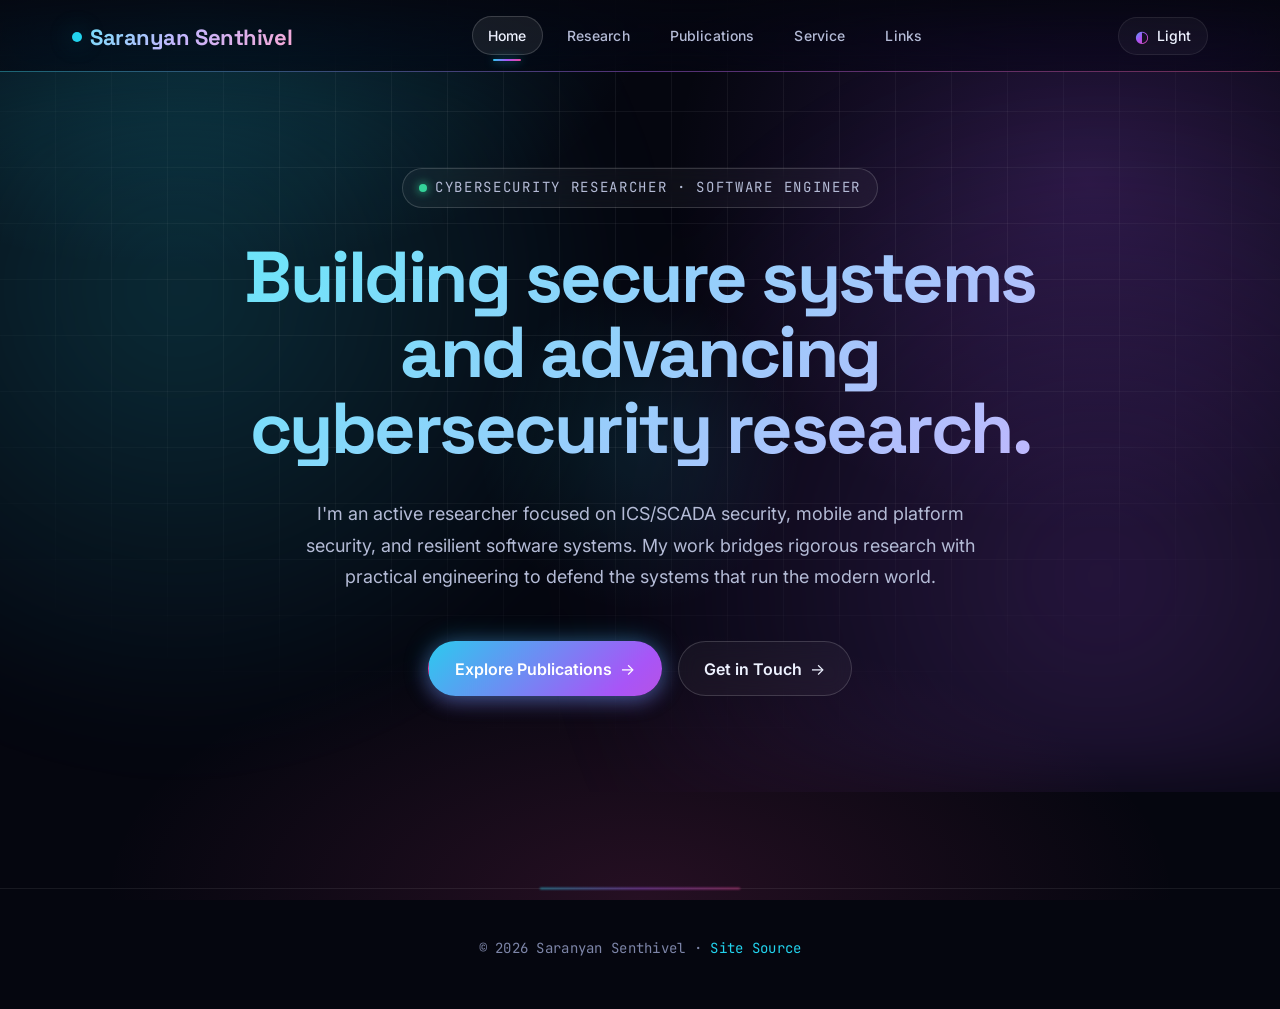
<file: index.html>
<!DOCTYPE html>
<html lang="en">
<head>
  <meta charset="UTF-8">
  <meta name="viewport" content="width=device-width, initial-scale=1.0">
  <meta name="description" content="Saranyan Senthivel — Cybersecurity researcher and software engineer working on ICS/SCADA security, mobile security, and software systems.">
  <meta name="theme-color" content="#05060f">
  <title>Saranyan Senthivel — Cybersecurity Researcher</title>
  <link rel="preconnect" href="https://fonts.googleapis.com">
  <link rel="preconnect" href="https://fonts.gstatic.com" crossorigin>
  <link href="https://fonts.googleapis.com/css2?family=Inter:wght@400;500;600;700&family=Space+Grotesk:wght@500;600;700&family=JetBrains+Mono:wght@400;500&display=swap" rel="stylesheet">
  <link rel="stylesheet" href="css/styles.css">
</head>
<body>
  <div class="cursor-glow" aria-hidden="true"></div>

  <header class="site-header">
    <div class="container">
      <div class="header-content">
        <div class="logo">
          <a href="index.html">Saranyan Senthivel</a>
        </div>
        <nav class="nav-menu">
          <a href="index.html" class="nav-link active">Home</a>
          <a href="pages/research.html" class="nav-link">Research</a>
          <a href="pages/publications.html" class="nav-link">Publications</a>
          <a href="pages/service.html" class="nav-link">Service</a>
          <a href="pages/links.html" class="nav-link">Links</a>
        </nav>
        <button type="button" class="theme-toggle" data-theme-toggle aria-label="Switch color theme">Light</button>
      </div>
    </div>
  </header>

  <main>
    <section class="hero-section">
      <div class="container">
        <div class="hero-content">
          <p class="eyebrow reveal">Cybersecurity Researcher · Software Engineer</p>
          <h1 class="hero-title reveal" data-delay="1">Building secure systems and advancing cybersecurity research.</h1>
          <p class="hero-description reveal" data-delay="2">
            I'm an active researcher focused on ICS/SCADA security, mobile and platform security,
            and resilient software systems. My work bridges rigorous research with practical
            engineering to defend the systems that run the modern world.
          </p>
          <div class="hero-actions reveal" data-delay="3">
            <a href="pages/publications.html" class="btn btn-primary">Explore Publications</a>
            <a href="pages/links.html" class="btn btn-secondary">Get in Touch</a>
          </div>
        </div>
      </div>
    </section>

    <footer class="footer">
      <div class="container">
        <p>© <span id="year">2026</span> Saranyan Senthivel · <a href="https://github.com/userforbidden/userforbidden.github.io" target="_blank" rel="noopener noreferrer">Site Source</a></p>
      </div>
    </footer>
  </main>

  <script src="js/main.js"></script>
</body>
</html>
</file>
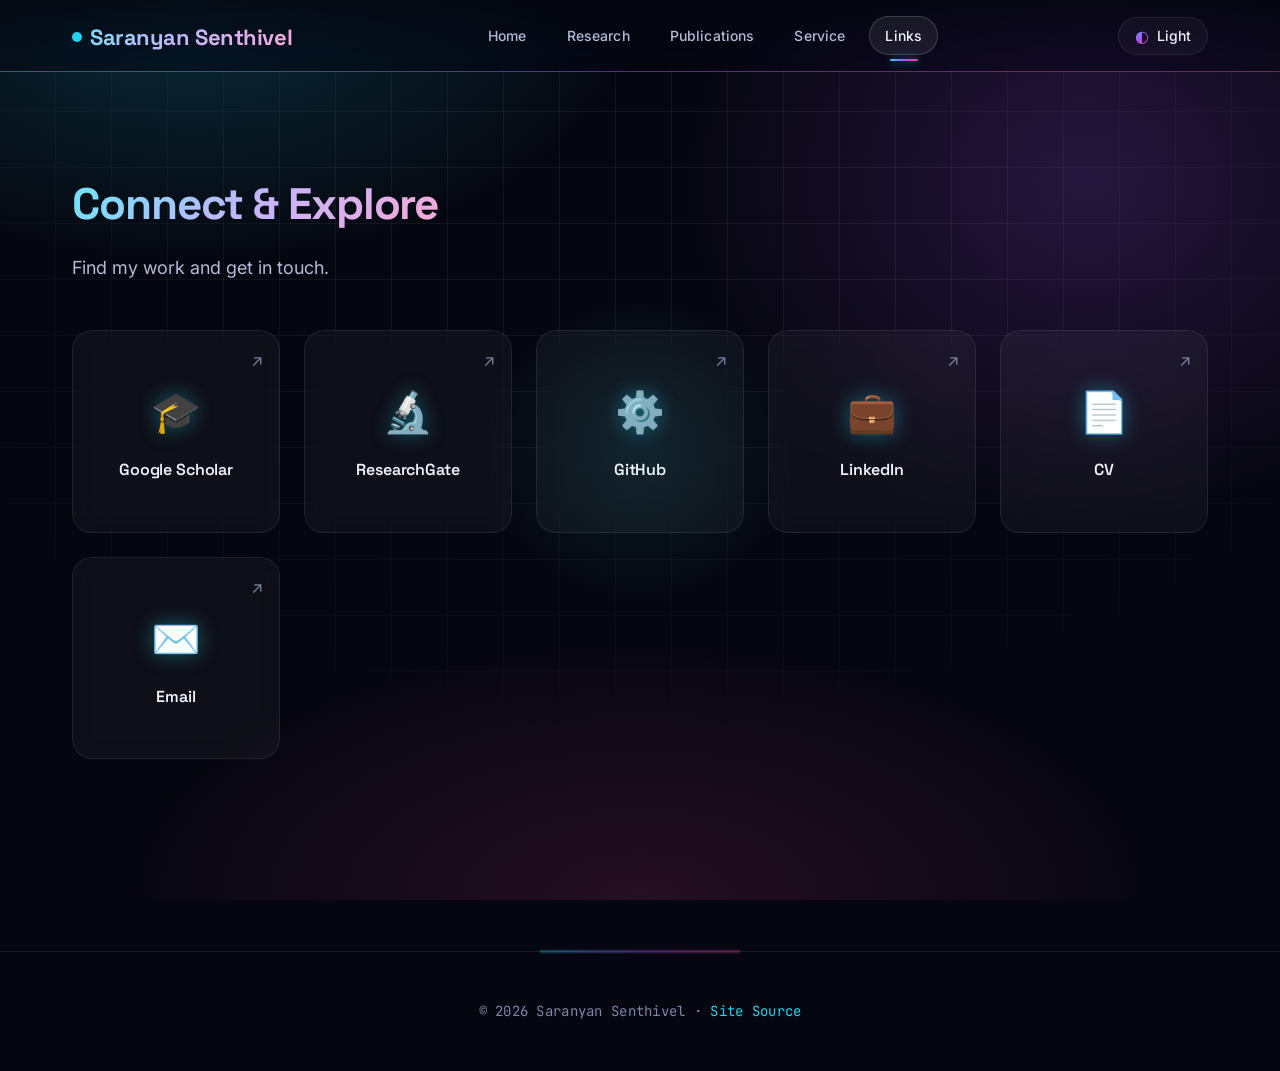
<file: pages/links.html>
<!DOCTYPE html>
<html lang="en">
<head>
  <meta charset="UTF-8">
  <meta name="viewport" content="width=device-width, initial-scale=1.0">
  <meta name="description" content="Connect with Saranyan Senthivel — scholar profiles, GitHub, LinkedIn, CV, and email.">
  <meta name="theme-color" content="#05060f">
  <title>Connect — Saranyan Senthivel</title>
  <link rel="preconnect" href="https://fonts.googleapis.com">
  <link rel="preconnect" href="https://fonts.gstatic.com" crossorigin>
  <link href="https://fonts.googleapis.com/css2?family=Inter:wght@400;500;600;700&family=Space+Grotesk:wght@500;600;700&family=JetBrains+Mono:wght@400;500&display=swap" rel="stylesheet">
  <link rel="stylesheet" href="../css/styles.css">
</head>
<body>
  <div class="cursor-glow" aria-hidden="true"></div>

  <header class="site-header">
    <div class="container">
      <div class="header-content">
        <div class="logo">
          <a href="../index.html">Saranyan Senthivel</a>
        </div>
        <nav class="nav-menu">
          <a href="../index.html" class="nav-link">Home</a>
          <a href="research.html" class="nav-link">Research</a>
          <a href="publications.html" class="nav-link">Publications</a>
          <a href="service.html" class="nav-link">Service</a>
          <a href="links.html" class="nav-link active">Links</a>
        </nav>
        <button type="button" class="theme-toggle" data-theme-toggle aria-label="Switch color theme">Light</button>
      </div>
    </div>
  </header>

  <main>
    <section class="section links-section">
      <div class="container">
        <h2 class="reveal">Connect &amp; Explore</h2>
        <p class="section-subtitle reveal" data-delay="1">Find my work and get in touch.</p>
        <div class="links-grid">
          <a href="https://scholar.google.com/citations?user=RIzBkIQAAAAJ&hl=en" target="_blank" rel="noopener noreferrer" class="link-card reveal" data-delay="1" title="Google Scholar Profile">
            <span class="link-icon">🎓</span>
            <span class="link-label">Google Scholar</span>
          </a>
          <a href="https://www.researchgate.net/profile/Saranyan-Senthivel" target="_blank" rel="noopener noreferrer" class="link-card reveal" data-delay="2" title="ResearchGate Profile">
            <span class="link-icon">🔬</span>
            <span class="link-label">ResearchGate</span>
          </a>
          <a href="https://github.com/userforbidden" target="_blank" rel="noopener noreferrer" class="link-card reveal" data-delay="3" title="GitHub Repository">
            <span class="link-icon">⚙️</span>
            <span class="link-label">GitHub</span>
          </a>
          <a href="https://www.linkedin.com/in/saranyansenthivel/" target="_blank" rel="noopener noreferrer" class="link-card reveal" data-delay="4" title="LinkedIn Profile">
            <span class="link-icon">💼</span>
            <span class="link-label">LinkedIn</span>
          </a>
          <a href="../assets/saranyan_cv.pdf" target="_blank" rel="noopener noreferrer" class="link-card reveal" data-delay="5" title="View CV (PDF)">
            <span class="link-icon">📄</span>
            <span class="link-label">CV</span>
          </a>
          <a href="mailto:saranyansenthivel@gmail.com" class="link-card reveal" data-delay="5" title="Send Email">
            <span class="link-icon">✉️</span>
            <span class="link-label">Email</span>
          </a>
        </div>
      </div>
    </section>

    <footer class="footer">
      <div class="container">
        <p>© <span id="year">2026</span> Saranyan Senthivel · <a href="https://github.com/userforbidden/userforbidden.github.io" target="_blank" rel="noopener noreferrer">Site Source</a></p>
      </div>
    </footer>
  </main>

  <script src="../js/main.js"></script>
</body>
</html>
</file>
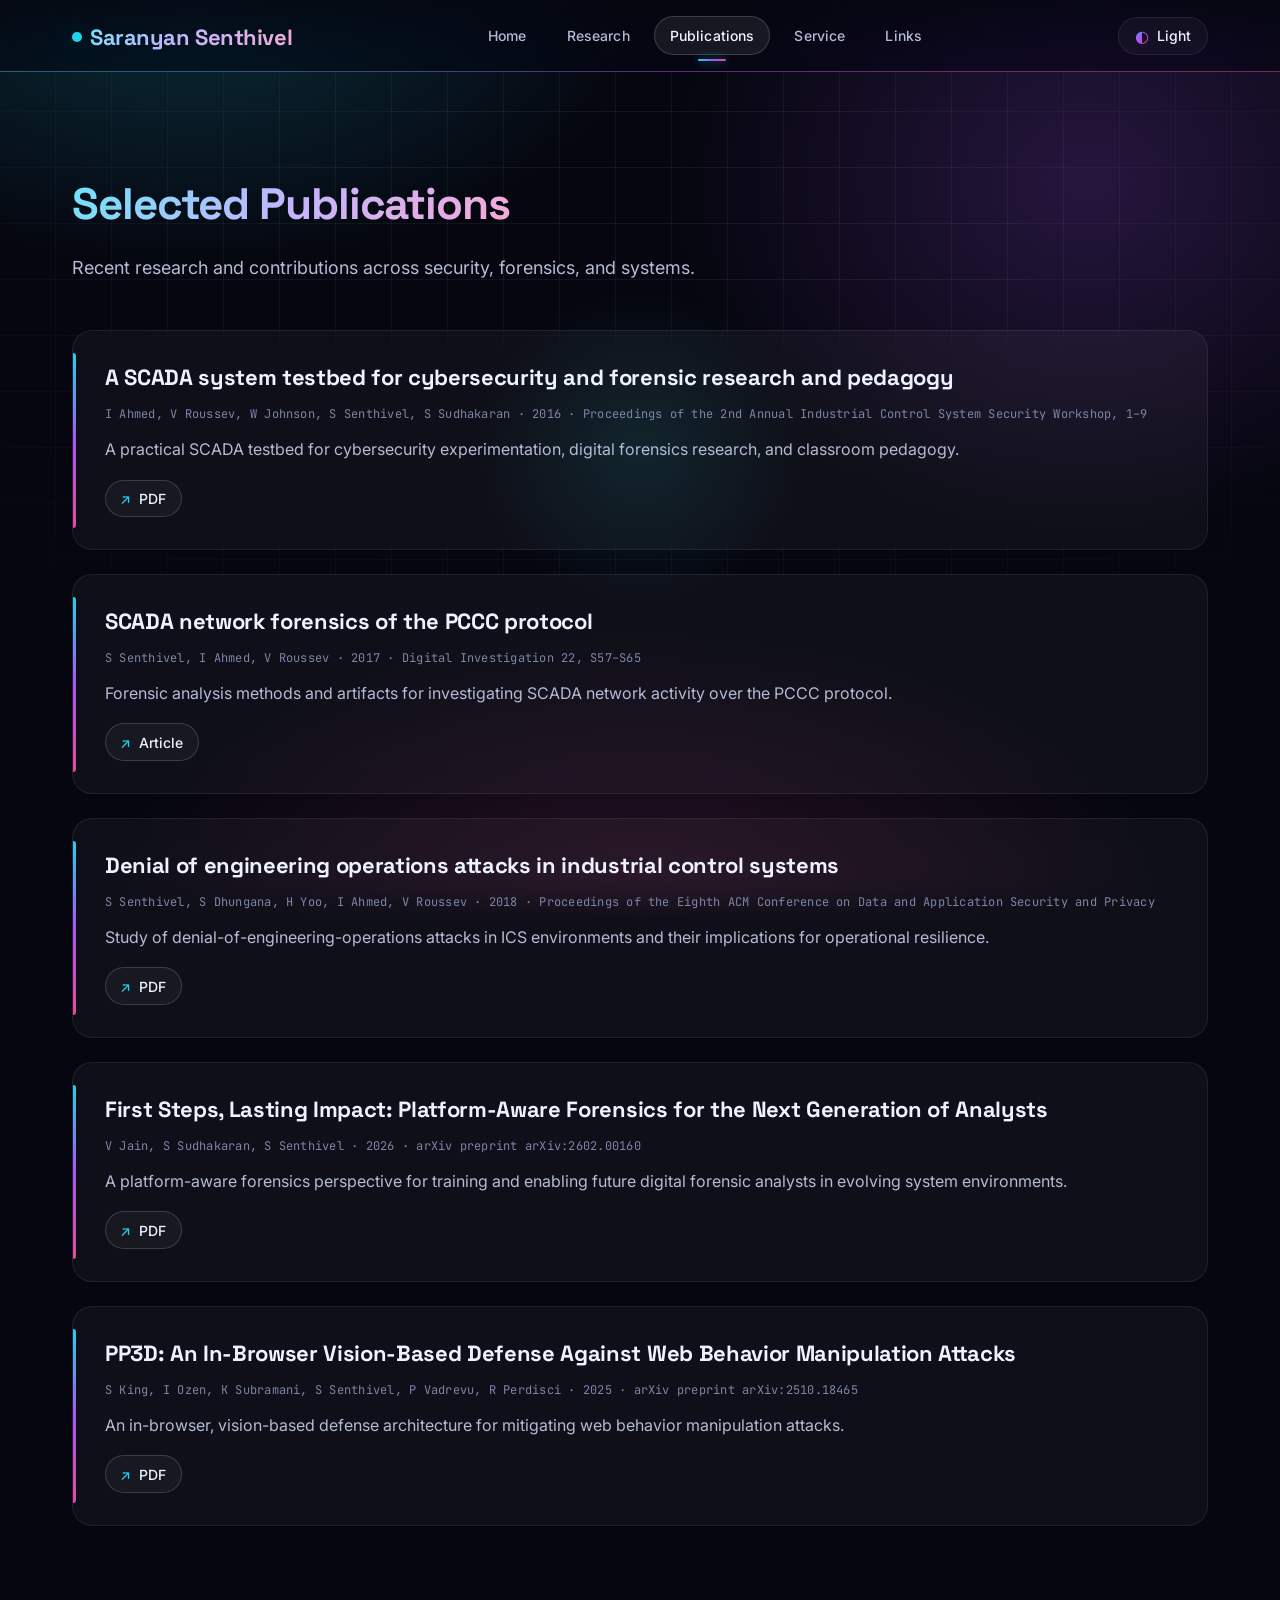
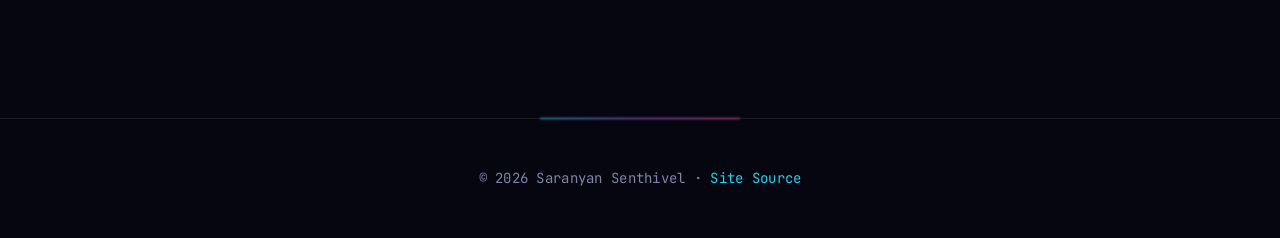
<file: pages/publications.html>
<!DOCTYPE html>
<html lang="en">
<head>
  <meta charset="UTF-8">
  <meta name="viewport" content="width=device-width, initial-scale=1.0">
  <meta name="description" content="Selected publications from Saranyan Senthivel — research in SCADA security, forensics, and platform security.">
  <meta name="theme-color" content="#05060f">
  <title>Publications — Saranyan Senthivel</title>
  <link rel="preconnect" href="https://fonts.googleapis.com">
  <link rel="preconnect" href="https://fonts.gstatic.com" crossorigin>
  <link href="https://fonts.googleapis.com/css2?family=Inter:wght@400;500;600;700&family=Space+Grotesk:wght@500;600;700&family=JetBrains+Mono:wght@400;500&display=swap" rel="stylesheet">
  <link rel="stylesheet" href="../css/styles.css">
</head>
<body>
  <div class="cursor-glow" aria-hidden="true"></div>

  <header class="site-header">
    <div class="container">
      <div class="header-content">
        <div class="logo">
          <a href="../index.html">Saranyan Senthivel</a>
        </div>
        <nav class="nav-menu">
          <a href="../index.html" class="nav-link">Home</a>
          <a href="research.html" class="nav-link">Research</a>
          <a href="publications.html" class="nav-link active">Publications</a>
          <a href="service.html" class="nav-link">Service</a>
          <a href="links.html" class="nav-link">Links</a>
        </nav>
        <button type="button" class="theme-toggle" data-theme-toggle aria-label="Switch color theme">Light</button>
      </div>
    </div>
  </header>

  <main>
    <section class="section publications-section">
      <div class="container">
        <h2 class="reveal">Selected Publications</h2>
        <p class="section-subtitle reveal" data-delay="1">Recent research and contributions across security, forensics, and systems.</p>
        <div class="publication-list">
          <div class="publication-item reveal" data-delay="1">
            <h3>A SCADA system testbed for cybersecurity and forensic research and pedagogy</h3>
            <p class="publication-meta">I Ahmed, V Roussev, W Johnson, S Senthivel, S Sudhakaran · 2016 · Proceedings of the 2nd Annual Industrial Control System Security Workshop, 1–9</p>
            <p class="publication-description">A practical SCADA testbed for cybersecurity experimentation, digital forensics research, and classroom pedagogy.</p>
            <div class="publication-links">
              <a href="https://dl.acm.org/doi/pdf/10.1145/3018981.3018984" target="_blank" rel="noopener noreferrer" class="link-icon">PDF</a>
            </div>
          </div>

          <div class="publication-item reveal" data-delay="2">
            <h3>SCADA network forensics of the PCCC protocol</h3>
            <p class="publication-meta">S Senthivel, I Ahmed, V Roussev · 2017 · Digital Investigation 22, S57–S65</p>
            <p class="publication-description">Forensic analysis methods and artifacts for investigating SCADA network activity over the PCCC protocol.</p>
            <div class="publication-links">
              <a href="https://www.sciencedirect.com/science/article/pii/S1742287617301998" target="_blank" rel="noopener noreferrer" class="link-icon">Article</a>
            </div>
          </div>

          <div class="publication-item reveal" data-delay="3">
            <h3>Denial of engineering operations attacks in industrial control systems</h3>
            <p class="publication-meta">S Senthivel, S Dhungana, H Yoo, I Ahmed, V Roussev · 2018 · Proceedings of the Eighth ACM Conference on Data and Application Security and Privacy</p>
            <p class="publication-description">Study of denial-of-engineering-operations attacks in ICS environments and their implications for operational resilience.</p>
            <div class="publication-links">
              <a href="https://dl.acm.org/doi/pdf/10.1145/3176258.3176319" target="_blank" rel="noopener noreferrer" class="link-icon">PDF</a>
            </div>
          </div>

          <div class="publication-item reveal" data-delay="4">
            <h3>First Steps, Lasting Impact: Platform-Aware Forensics for the Next Generation of Analysts</h3>
            <p class="publication-meta">V Jain, S Sudhakaran, S Senthivel · 2026 · arXiv preprint arXiv:2602.00160</p>
            <p class="publication-description">A platform-aware forensics perspective for training and enabling future digital forensic analysts in evolving system environments.</p>
            <div class="publication-links">
              <a href="https://arxiv.org/pdf/2602.00160" target="_blank" rel="noopener noreferrer" class="link-icon">PDF</a>
            </div>
          </div>

          <div class="publication-item reveal" data-delay="5">
            <h3>PP3D: An In-Browser Vision-Based Defense Against Web Behavior Manipulation Attacks</h3>
            <p class="publication-meta">S King, I Ozen, K Subramani, S Senthivel, P Vadrevu, R Perdisci · 2025 · arXiv preprint arXiv:2510.18465</p>
            <p class="publication-description">An in-browser, vision-based defense architecture for mitigating web behavior manipulation attacks.</p>
            <div class="publication-links">
              <a href="https://arxiv.org/pdf/2510.18465" target="_blank" rel="noopener noreferrer" class="link-icon">PDF</a>
            </div>
          </div>
        </div>
      </div>
    </section>

    <footer class="footer">
      <div class="container">
        <p>© <span id="year">2026</span> Saranyan Senthivel · <a href="https://github.com/userforbidden/userforbidden.github.io" target="_blank" rel="noopener noreferrer">Site Source</a></p>
      </div>
    </footer>
  </main>

  <script src="../js/main.js"></script>
</body>
</html>
</file>
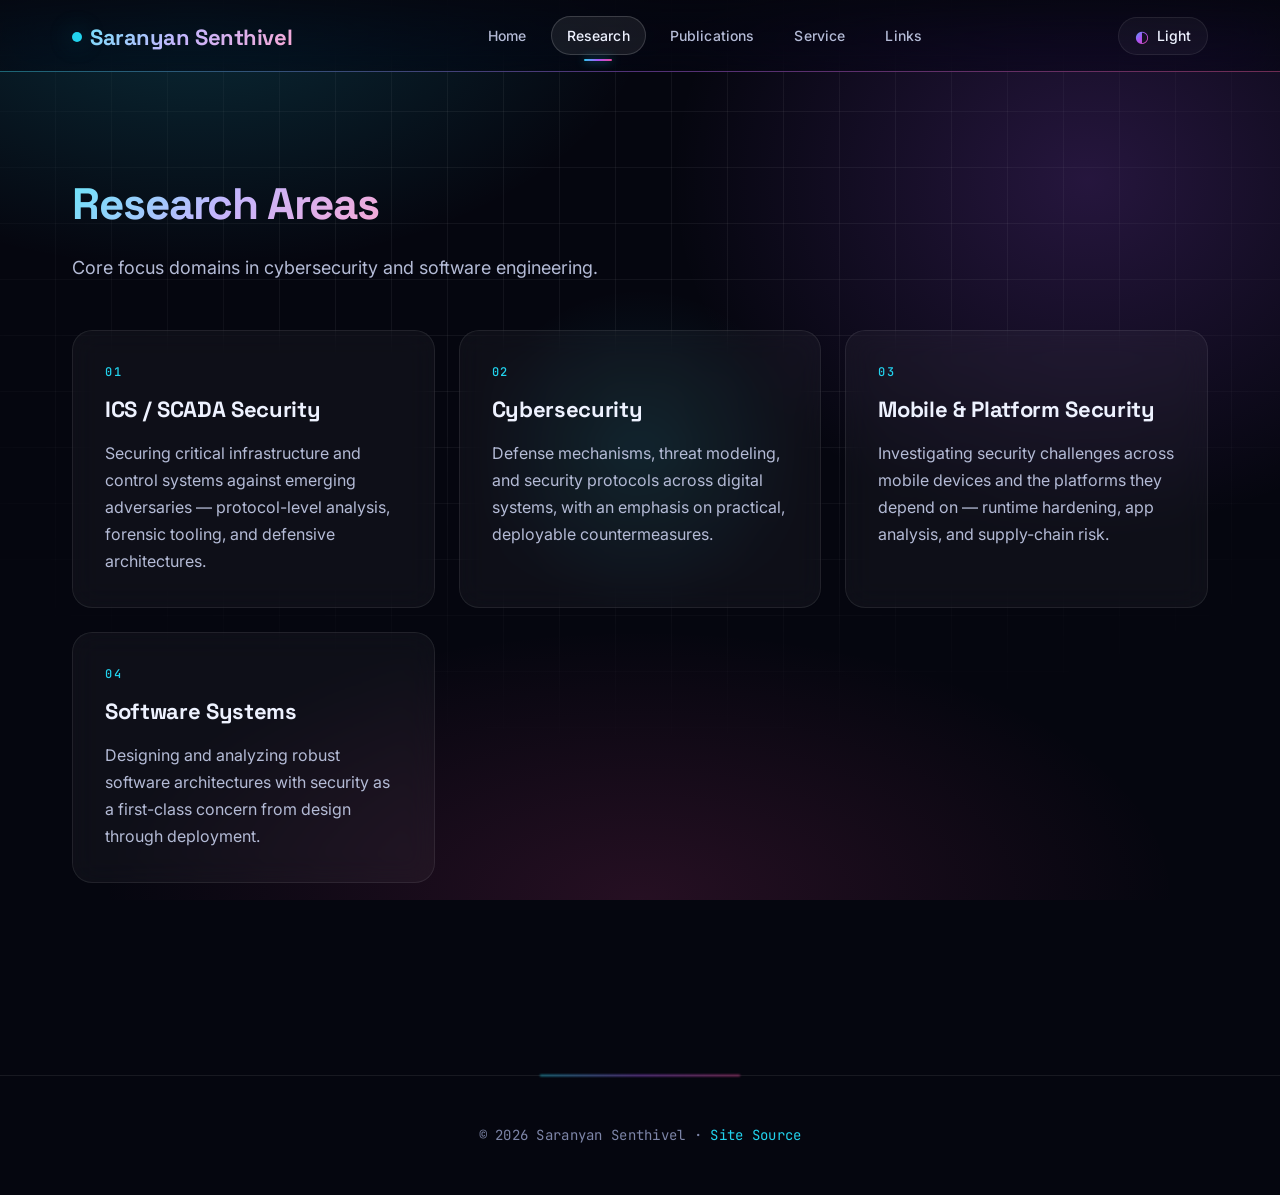
<file: pages/research.html>
<!DOCTYPE html>
<html lang="en">
<head>
  <meta charset="UTF-8">
  <meta name="viewport" content="width=device-width, initial-scale=1.0">
  <meta name="description" content="Research areas — ICS/SCADA security, mobile and platform security, cybersecurity, and software systems.">
  <meta name="theme-color" content="#05060f">
  <title>Research — Saranyan Senthivel</title>
  <link rel="preconnect" href="https://fonts.googleapis.com">
  <link rel="preconnect" href="https://fonts.gstatic.com" crossorigin>
  <link href="https://fonts.googleapis.com/css2?family=Inter:wght@400;500;600;700&family=Space+Grotesk:wght@500;600;700&family=JetBrains+Mono:wght@400;500&display=swap" rel="stylesheet">
  <link rel="stylesheet" href="../css/styles.css">
</head>
<body>
  <div class="cursor-glow" aria-hidden="true"></div>

  <header class="site-header">
    <div class="container">
      <div class="header-content">
        <div class="logo">
          <a href="../index.html">Saranyan Senthivel</a>
        </div>
        <nav class="nav-menu">
          <a href="../index.html" class="nav-link">Home</a>
          <a href="research.html" class="nav-link active">Research</a>
          <a href="publications.html" class="nav-link">Publications</a>
          <a href="service.html" class="nav-link">Service</a>
          <a href="links.html" class="nav-link">Links</a>
        </nav>
        <button type="button" class="theme-toggle" data-theme-toggle aria-label="Switch color theme">Light</button>
      </div>
    </div>
  </header>

  <main>
    <section class="section research-section">
      <div class="container">
        <h2 class="reveal">Research Areas</h2>
        <p class="section-subtitle reveal" data-delay="1">Core focus domains in cybersecurity and software engineering.</p>
        <div class="card-grid">
          <div class="research-card reveal" data-delay="1">
            <h3>ICS / SCADA Security</h3>
            <p>Securing critical infrastructure and control systems against emerging adversaries — protocol-level analysis, forensic tooling, and defensive architectures.</p>
          </div>
          <div class="research-card reveal" data-delay="2">
            <h3>Cybersecurity</h3>
            <p>Defense mechanisms, threat modeling, and security protocols across digital systems, with an emphasis on practical, deployable countermeasures.</p>
          </div>
          <div class="research-card reveal" data-delay="3">
            <h3>Mobile &amp; Platform Security</h3>
            <p>Investigating security challenges across mobile devices and the platforms they depend on — runtime hardening, app analysis, and supply-chain risk.</p>
          </div>
          <div class="research-card reveal" data-delay="4">
            <h3>Software Systems</h3>
            <p>Designing and analyzing robust software architectures with security as a first-class concern from design through deployment.</p>
          </div>
        </div>
      </div>
    </section>

    <footer class="footer">
      <div class="container">
        <p>© <span id="year">2026</span> Saranyan Senthivel · <a href="https://github.com/userforbidden/userforbidden.github.io" target="_blank" rel="noopener noreferrer">Site Source</a></p>
      </div>
    </footer>
  </main>

  <script src="../js/main.js"></script>
</body>
</html>
</file>
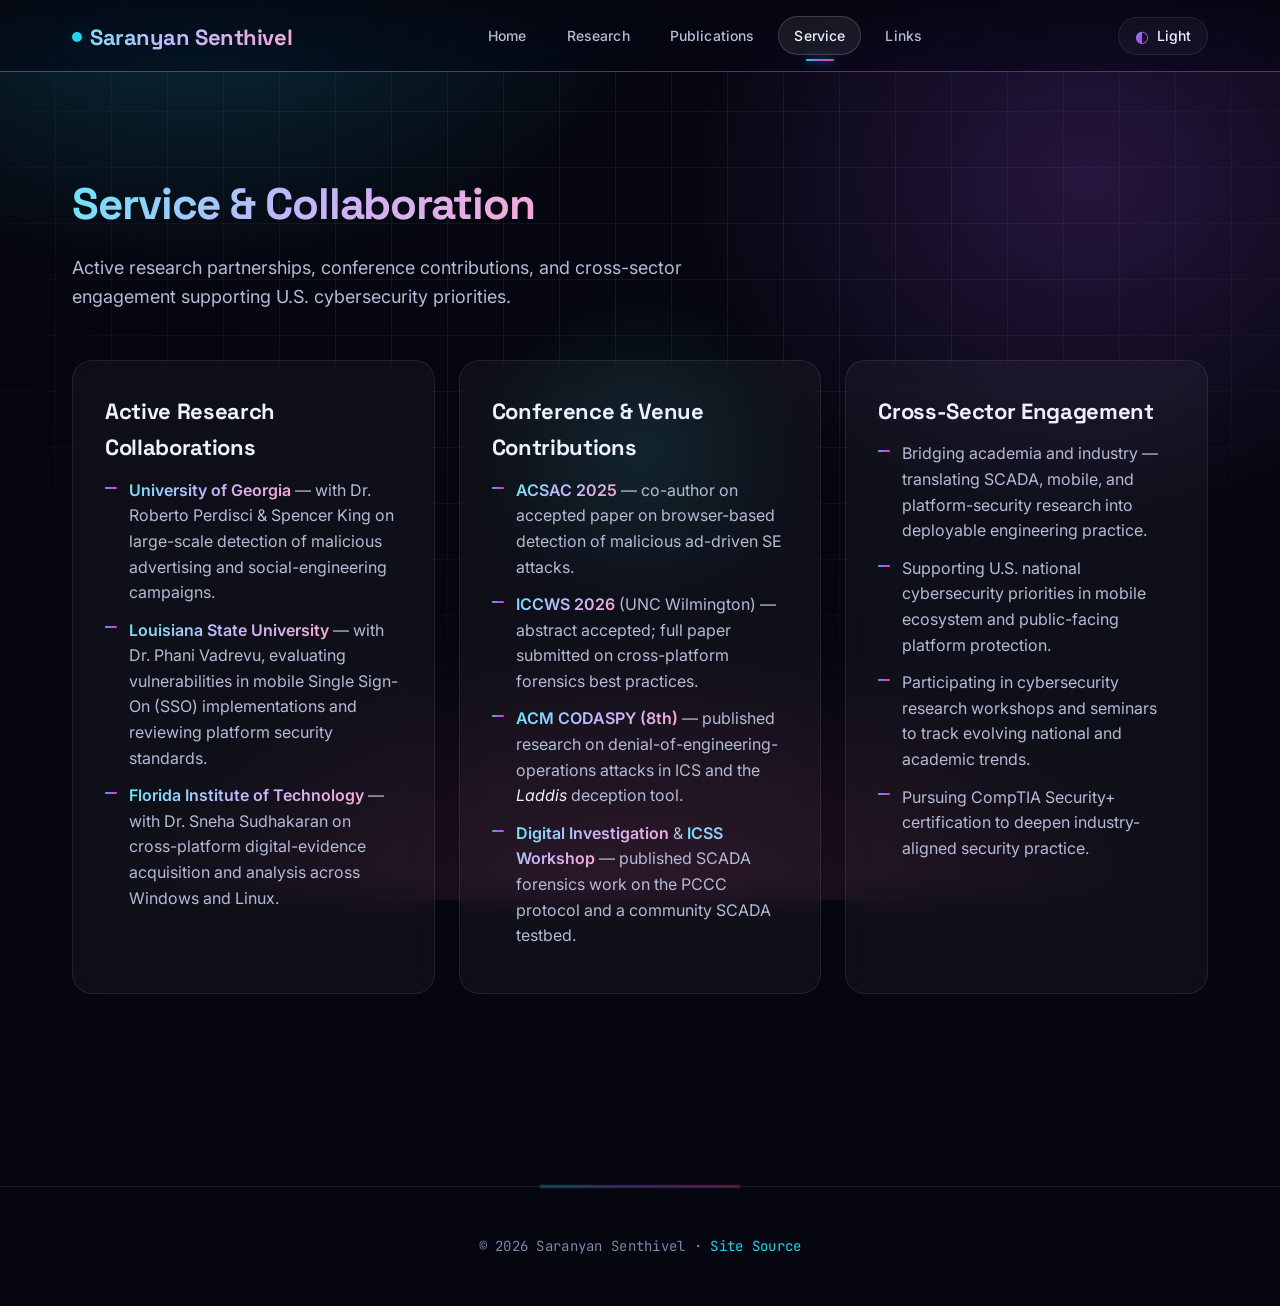
<file: pages/service.html>
<!DOCTYPE html>
<html lang="en">
<head>
  <meta charset="UTF-8">
  <meta name="viewport" content="width=device-width, initial-scale=1.0">
  <meta name="description" content="Service activities — reviewing, mentoring, and professional service.">
  <meta name="theme-color" content="#05060f">
  <title>Service — Saranyan Senthivel</title>
  <link rel="preconnect" href="https://fonts.googleapis.com">
  <link rel="preconnect" href="https://fonts.gstatic.com" crossorigin>
  <link href="https://fonts.googleapis.com/css2?family=Inter:wght@400;500;600;700&family=Space+Grotesk:wght@500;600;700&family=JetBrains+Mono:wght@400;500&display=swap" rel="stylesheet">
  <link rel="stylesheet" href="../css/styles.css">
</head>
<body>
  <div class="cursor-glow" aria-hidden="true"></div>

  <header class="site-header">
    <div class="container">
      <div class="header-content">
        <div class="logo">
          <a href="../index.html">Saranyan Senthivel</a>
        </div>
        <nav class="nav-menu">
          <a href="../index.html" class="nav-link">Home</a>
          <a href="research.html" class="nav-link">Research</a>
          <a href="publications.html" class="nav-link">Publications</a>
          <a href="service.html" class="nav-link active">Service</a>
          <a href="links.html" class="nav-link">Links</a>
        </nav>
        <button type="button" class="theme-toggle" data-theme-toggle aria-label="Switch color theme">Light</button>
      </div>
    </div>
  </header>

  <main>
    <section class="section service-section">
      <div class="container">
        <h2 class="reveal">Service &amp; Collaboration</h2>
        <p class="section-subtitle reveal" data-delay="1">Active research partnerships, conference contributions, and cross-sector engagement supporting U.S. cybersecurity priorities.</p>
        <div class="service-grid">
          <div class="service-card reveal" data-delay="1">
            <h3>Active Research Collaborations</h3>
            <ul>
              <li><strong>University of Georgia</strong> — with Dr. Roberto Perdisci &amp; Spencer King on large-scale detection of malicious advertising and social-engineering campaigns.</li>
              <li><strong>Louisiana State University</strong> — with Dr. Phani Vadrevu, evaluating vulnerabilities in mobile Single Sign-On (SSO) implementations and reviewing platform security standards.</li>
              <li><strong>Florida Institute of Technology</strong> — with Dr. Sneha Sudhakaran on cross-platform digital-evidence acquisition and analysis across Windows and Linux.</li>
            </ul>
          </div>

          <div class="service-card reveal" data-delay="2">
            <h3>Conference &amp; Venue Contributions</h3>
            <ul>
              <li><strong>ACSAC 2025</strong> — co-author on accepted paper on browser-based detection of malicious ad-driven SE attacks.</li>
              <li><strong>ICCWS 2026</strong> (UNC Wilmington) — abstract accepted; full paper submitted on cross-platform forensics best practices.</li>
              <li><strong>ACM CODASPY (8th)</strong> — published research on denial-of-engineering-operations attacks in ICS and the <em>Laddis</em> deception tool.</li>
              <li><strong>Digital Investigation</strong> &amp; <strong>ICSS Workshop</strong> — published SCADA forensics work on the PCCC protocol and a community SCADA testbed.</li>
            </ul>
          </div>

          <div class="service-card reveal" data-delay="3">
            <h3>Cross-Sector Engagement</h3>
            <ul>
              <li>Bridging academia and industry — translating SCADA, mobile, and platform-security research into deployable engineering practice.</li>
              <li>Supporting U.S. national cybersecurity priorities in mobile ecosystem and public-facing platform protection.</li>
              <li>Participating in cybersecurity research workshops and seminars to track evolving national and academic trends.</li>
              <li>Pursuing CompTIA Security+ certification to deepen industry-aligned security practice.</li>
            </ul>
          </div>
        </div>
      </div>
    </section>

    <footer class="footer">
      <div class="container">
        <p>© <span id="year">2026</span> Saranyan Senthivel · <a href="https://github.com/userforbidden/userforbidden.github.io" target="_blank" rel="noopener noreferrer">Site Source</a></p>
      </div>
    </footer>
  </main>

  <script src="../js/main.js"></script>
</body>
</html>
</file>
<file: css/styles.css>
/* ==========================================================================
   Futuristic UI — Saranyan Senthivel
   ==========================================================================
   Design system: dark cyber aesthetic with aurora gradients, glassmorphism,
   animated grid background, and tactile micro-interactions.
   ========================================================================== */

:root {
  /* --- Color tokens (dark) --- */
  --bg-0: #05060f;
  --bg-1: #0a0c1f;
  --bg-2: #11142b;
  --surface-glass: rgba(255, 255, 255, 0.04);
  --surface-glass-strong: rgba(255, 255, 255, 0.07);
  --text-1: #eef2ff;
  --text-2: #b4bbd6;
  --text-3: #7d85a8;
  --border-1: rgba(255, 255, 255, 0.08);
  --border-2: rgba(255, 255, 255, 0.16);

  /* Aurora accents */
  --c-cyan: #22d3ee;
  --c-violet: #a855f7;
  --c-magenta: #ec4899;
  --c-emerald: #34d399;
  --c-amber: #fbbf24;
  --accent: var(--c-cyan);
  --accent-2: var(--c-violet);

  /* Glows */
  --glow-cyan: 0 0 24px rgba(34, 211, 238, 0.35);
  --glow-violet: 0 0 32px rgba(168, 85, 247, 0.32);
  --glow-soft: 0 8px 32px rgba(0, 0, 0, 0.45);
  --glow-card: 0 20px 60px -20px rgba(34, 211, 238, 0.35),
               0 8px 30px -10px rgba(168, 85, 247, 0.25);

  /* Gradients */
  --grad-aurora: linear-gradient(135deg, #22d3ee 0%, #a855f7 50%, #ec4899 100%);
  --grad-aurora-soft: linear-gradient(135deg, rgba(34,211,238,0.15), rgba(168,85,247,0.15) 50%, rgba(236,72,153,0.15));
  --grad-text: linear-gradient(135deg, #67e8f9 0%, #c4b5fd 50%, #f9a8d4 100%);

  /* Spacing */
  --s-1: 0.25rem;
  --s-2: 0.5rem;
  --s-3: 0.75rem;
  --s-4: 1rem;
  --s-5: 1.5rem;
  --s-6: 2rem;
  --s-7: 3rem;
  --s-8: 4rem;
  --s-9: 6rem;

  /* Typography */
  --font-sans: 'Inter', -apple-system, BlinkMacSystemFont, 'Segoe UI', Roboto, sans-serif;
  --font-display: 'Space Grotesk', 'Inter', sans-serif;
  --font-mono: 'JetBrains Mono', 'Fira Code', ui-monospace, monospace;

  --fs-xs: 0.75rem;
  --fs-sm: 0.875rem;
  --fs-base: 1rem;
  --fs-lg: 1.125rem;
  --fs-xl: 1.375rem;
  --fs-2xl: 1.75rem;
  --fs-3xl: 2.25rem;
  --fs-4xl: 3rem;
  --fs-5xl: 4rem;

  /* Motion */
  --ease-out: cubic-bezier(0.22, 1, 0.36, 1);
  --ease-in-out: cubic-bezier(0.65, 0, 0.35, 1);
  --t-fast: 180ms var(--ease-out);
  --t-med: 320ms var(--ease-out);
  --t-slow: 600ms var(--ease-out);

  /* Radii */
  --r-sm: 8px;
  --r-md: 14px;
  --r-lg: 20px;
  --r-xl: 28px;
  --r-pill: 999px;
}

/* --- Light theme overrides --- */
html[data-theme="light"] {
  --bg-0: #f4f6ff;
  --bg-1: #ffffff;
  --bg-2: #eef1fb;
  --surface-glass: rgba(255, 255, 255, 0.7);
  --surface-glass-strong: rgba(255, 255, 255, 0.85);
  --text-1: #0b1130;
  --text-2: #3d4a78;
  --text-3: #6b7aa8;
  --border-1: rgba(11, 17, 48, 0.10);
  --border-2: rgba(11, 17, 48, 0.18);
  --c-cyan: #0891b2;
  --c-violet: #7c3aed;
  --c-magenta: #db2777;
  --accent: var(--c-cyan);
  --accent-2: var(--c-violet);
  --glow-cyan: 0 0 22px rgba(8, 145, 178, 0.28);
  --glow-violet: 0 0 28px rgba(124, 58, 237, 0.25);
  --glow-soft: 0 10px 30px rgba(11, 17, 48, 0.12);
  --glow-card: 0 20px 50px -20px rgba(8, 145, 178, 0.30),
               0 10px 30px -15px rgba(124, 58, 237, 0.22);
  --grad-text: linear-gradient(135deg, #0e7490 0%, #6d28d9 50%, #be185d 100%);
}

/* ==========================================================================
   Reset & base
   ========================================================================== */

*,
*::before,
*::after {
  margin: 0;
  padding: 0;
  box-sizing: border-box;
}

html {
  scroll-behavior: smooth;
  -webkit-font-smoothing: antialiased;
  -moz-osx-font-smoothing: grayscale;
  text-rendering: optimizeLegibility;
}

body {
  font-family: var(--font-sans);
  background: var(--bg-0);
  color: var(--text-1);
  line-height: 1.65;
  min-height: 100vh;
  position: relative;
  overflow-x: hidden;
}

/* --- Animated aurora background --- */
body::before,
body::after {
  content: '';
  position: fixed;
  inset: 0;
  z-index: -2;
  pointer-events: none;
}

body::before {
  background:
    radial-gradient(ellipse 60% 50% at 15% 0%, rgba(34, 211, 238, 0.18), transparent 60%),
    radial-gradient(ellipse 50% 60% at 85% 20%, rgba(168, 85, 247, 0.20), transparent 65%),
    radial-gradient(ellipse 70% 50% at 50% 100%, rgba(236, 72, 153, 0.14), transparent 60%),
    var(--bg-0);
  animation: auroraDrift 22s var(--ease-in-out) infinite alternate;
}

/* Subtle grid mesh overlay */
body::after {
  background-image:
    linear-gradient(var(--border-1) 1px, transparent 1px),
    linear-gradient(90deg, var(--border-1) 1px, transparent 1px);
  background-size: 56px 56px;
  background-position: -1px -1px;
  mask-image: radial-gradient(ellipse 90% 70% at 50% 30%, black 30%, transparent 80%);
  -webkit-mask-image: radial-gradient(ellipse 90% 70% at 50% 30%, black 30%, transparent 80%);
  opacity: 0.7;
  z-index: -1;
}

@keyframes auroraDrift {
  0%   { transform: translate3d(0, 0, 0) scale(1); }
  50%  { transform: translate3d(-2%, 1%, 0) scale(1.03); }
  100% { transform: translate3d(2%, -1%, 0) scale(1.05); }
}

/* --- Custom selection --- */
::selection {
  background: rgba(34, 211, 238, 0.35);
  color: var(--text-1);
}

/* --- Custom scrollbar --- */
::-webkit-scrollbar { width: 12px; height: 12px; }
::-webkit-scrollbar-track { background: var(--bg-1); }
::-webkit-scrollbar-thumb {
  background: linear-gradient(180deg, var(--c-cyan), var(--c-violet));
  border: 3px solid var(--bg-1);
  border-radius: var(--r-pill);
}
::-webkit-scrollbar-thumb:hover { filter: brightness(1.2); }

/* ==========================================================================
   Layout
   ========================================================================== */

.container {
  width: 100%;
  max-width: 1200px;
  margin: 0 auto;
  padding: 0 var(--s-6);
}

@media (max-width: 768px) {
  .container { padding: 0 var(--s-5); }
}

/* ==========================================================================
   Header / Navigation
   ========================================================================== */

.site-header {
  position: sticky;
  top: 0;
  z-index: 1000;
  background: linear-gradient(180deg, rgba(5, 6, 15, 0.85), rgba(5, 6, 15, 0.55));
  -webkit-backdrop-filter: blur(20px) saturate(180%);
  backdrop-filter: blur(20px) saturate(180%);
  border-bottom: 1px solid var(--border-1);
  transition: background var(--t-med), border-color var(--t-med);
}

html[data-theme="light"] .site-header {
  background: linear-gradient(180deg, rgba(255, 255, 255, 0.85), rgba(255, 255, 255, 0.6));
}

.site-header::after {
  content: '';
  position: absolute;
  left: 0;
  right: 0;
  bottom: -1px;
  height: 1px;
  background: var(--grad-aurora);
  opacity: 0.4;
}

.header-content {
  display: flex;
  justify-content: space-between;
  align-items: center;
  padding: var(--s-4) 0;
  gap: var(--s-5);
}

.logo {
  font-family: var(--font-display);
  font-size: var(--fs-xl);
  font-weight: 700;
  letter-spacing: -0.02em;
  position: relative;
}

.logo a {
  text-decoration: none;
  background: var(--grad-text);
  -webkit-background-clip: text;
  -webkit-text-fill-color: transparent;
  background-clip: text;
  display: inline-flex;
  align-items: center;
  gap: var(--s-2);
}

.logo a::before {
  content: '';
  width: 10px;
  height: 10px;
  border-radius: 50%;
  background: var(--c-cyan);
  box-shadow: var(--glow-cyan);
  animation: pulse 2.4s var(--ease-in-out) infinite;
  flex-shrink: 0;
}

@keyframes pulse {
  0%, 100% { opacity: 1; transform: scale(1); }
  50%      { opacity: 0.6; transform: scale(0.85); }
}

.nav-menu {
  display: flex;
  gap: var(--s-2);
  align-items: center;
}

.nav-link {
  position: relative;
  color: var(--text-2);
  text-decoration: none;
  font-weight: 500;
  font-size: var(--fs-sm);
  padding: var(--s-2) var(--s-4);
  border-radius: var(--r-pill);
  transition: color var(--t-fast), background var(--t-fast);
  letter-spacing: 0.01em;
}

.nav-link:hover {
  color: var(--text-1);
  background: var(--surface-glass);
}

.nav-link.active {
  color: var(--text-1);
  background: var(--surface-glass-strong);
  box-shadow: inset 0 0 0 1px var(--border-2);
}

.nav-link.active::before {
  content: '';
  position: absolute;
  left: 50%;
  bottom: -6px;
  transform: translateX(-50%);
  width: 28px;
  height: 2px;
  background: var(--grad-aurora);
  border-radius: var(--r-pill);
  box-shadow: 0 0 10px rgba(34, 211, 238, 0.7);
}

.theme-toggle {
  background: var(--surface-glass);
  color: var(--text-1);
  border: 1px solid var(--border-1);
  border-radius: var(--r-pill);
  padding: 0.5rem 1rem;
  font-size: var(--fs-sm);
  font-weight: 500;
  cursor: pointer;
  transition: all var(--t-fast);
  display: inline-flex;
  align-items: center;
  gap: var(--s-2);
  font-family: inherit;
}

.theme-toggle::before {
  content: '◐';
  font-size: 1rem;
  background: var(--grad-aurora);
  -webkit-background-clip: text;
  -webkit-text-fill-color: transparent;
  background-clip: text;
}

.theme-toggle:hover {
  border-color: var(--accent);
  color: var(--accent);
  box-shadow: var(--glow-cyan);
  transform: translateY(-1px);
}

.theme-toggle:focus-visible {
  outline: 2px solid var(--accent);
  outline-offset: 3px;
}

/* Mobile nav */
@media (max-width: 768px) {
  .header-content {
    flex-wrap: wrap;
    gap: var(--s-3);
  }
  .nav-menu {
    order: 3;
    width: 100%;
    justify-content: center;
    flex-wrap: wrap;
  }
  .nav-link {
    padding: var(--s-2) var(--s-3);
    font-size: var(--fs-sm);
  }
}

/* ==========================================================================
   Hero
   ========================================================================== */

.hero-section {
  position: relative;
  padding: var(--s-9) 0 var(--s-9);
  overflow: hidden;
}

.hero-section::before {
  content: '';
  position: absolute;
  top: 50%;
  left: 50%;
  width: 120%;
  height: 100%;
  transform: translate(-50%, -50%);
  background:
    radial-gradient(circle at 20% 30%, rgba(34, 211, 238, 0.18), transparent 35%),
    radial-gradient(circle at 80% 70%, rgba(168, 85, 247, 0.20), transparent 40%);
  filter: blur(40px);
  pointer-events: none;
  z-index: -1;
}

.hero-content {
  max-width: 920px;
  margin: 0 auto;
  text-align: center;
  position: relative;
}

.eyebrow {
  display: inline-flex;
  align-items: center;
  gap: var(--s-2);
  font-family: var(--font-mono);
  font-size: var(--fs-sm);
  color: var(--text-2);
  background: var(--surface-glass);
  border: 1px solid var(--border-2);
  padding: 0.45rem 1rem;
  border-radius: var(--r-pill);
  text-transform: uppercase;
  letter-spacing: 0.12em;
  margin-bottom: var(--s-6);
  -webkit-backdrop-filter: blur(10px);
  backdrop-filter: blur(10px);
}

.eyebrow::before {
  content: '';
  width: 8px;
  height: 8px;
  border-radius: 50%;
  background: var(--c-emerald);
  box-shadow: 0 0 10px var(--c-emerald);
  animation: pulse 1.8s var(--ease-in-out) infinite;
}

.hero-title {
  font-family: var(--font-display);
  font-size: clamp(2.25rem, 5vw + 1rem, 4.5rem);
  font-weight: 700;
  line-height: 1.05;
  letter-spacing: -0.035em;
  margin-bottom: var(--s-6);
  background: var(--grad-text);
  -webkit-background-clip: text;
  -webkit-text-fill-color: transparent;
  background-clip: text;
  background-size: 200% 200%;
  animation: shimmer 8s var(--ease-in-out) infinite;
}

@keyframes shimmer {
  0%, 100% { background-position: 0% 50%; }
  50%      { background-position: 100% 50%; }
}

.hero-description {
  font-size: var(--fs-lg);
  color: var(--text-2);
  margin: 0 auto var(--s-7);
  line-height: 1.75;
  max-width: 720px;
}

.hero-actions {
  display: flex;
  gap: var(--s-4);
  flex-wrap: wrap;
  justify-content: center;
}

/* ==========================================================================
   Buttons
   ========================================================================== */

.btn {
  position: relative;
  display: inline-flex;
  align-items: center;
  gap: var(--s-2);
  padding: 0.85rem 1.6rem;
  border-radius: var(--r-pill);
  font-weight: 600;
  font-size: var(--fs-base);
  text-decoration: none;
  cursor: pointer;
  border: 1px solid transparent;
  transition: transform var(--t-fast), box-shadow var(--t-med), background var(--t-fast);
  font-family: inherit;
  overflow: hidden;
  isolation: isolate;
}

.btn::after {
  content: '→';
  transition: transform var(--t-fast);
  font-weight: 400;
}

.btn:hover::after { transform: translateX(4px); }

.btn-primary {
  background: var(--grad-aurora);
  color: #fff;
  box-shadow: var(--glow-cyan), 0 6px 20px rgba(168, 85, 247, 0.35);
  background-size: 180% 180%;
  background-position: 0% 50%;
}

.btn-primary:hover {
  background-position: 100% 50%;
  transform: translateY(-2px);
  box-shadow: 0 0 32px rgba(34, 211, 238, 0.55), 0 10px 30px rgba(168, 85, 247, 0.45);
}

.btn-secondary {
  background: var(--surface-glass);
  color: var(--text-1);
  border-color: var(--border-2);
  -webkit-backdrop-filter: blur(10px);
  backdrop-filter: blur(10px);
}

.btn-secondary:hover {
  border-color: var(--accent);
  color: var(--accent);
  background: var(--surface-glass-strong);
  transform: translateY(-2px);
  box-shadow: var(--glow-cyan);
}

.btn:focus-visible {
  outline: 2px solid var(--accent);
  outline-offset: 3px;
}

/* ==========================================================================
   Sections
   ========================================================================== */

.section {
  padding: var(--s-9) 0;
  position: relative;
}

.section h2 {
  font-family: var(--font-display);
  font-size: clamp(1.75rem, 3vw + 0.5rem, 2.75rem);
  font-weight: 700;
  letter-spacing: -0.025em;
  margin-bottom: var(--s-3);
  background: var(--grad-text);
  -webkit-background-clip: text;
  -webkit-text-fill-color: transparent;
  background-clip: text;
  display: inline-block;
}

.section-subtitle {
  font-size: var(--fs-lg);
  color: var(--text-2);
  margin-bottom: var(--s-7);
  max-width: 680px;
}

/* ==========================================================================
   Cards (research, service, etc.)
   ========================================================================== */

.card-grid {
  display: grid;
  grid-template-columns: repeat(auto-fit, minmax(280px, 1fr));
  gap: var(--s-5);
}

.research-card,
.service-card {
  position: relative;
  background: var(--surface-glass);
  border: 1px solid var(--border-1);
  border-radius: var(--r-lg);
  padding: var(--s-6);
  transition: transform var(--t-med), border-color var(--t-med), background var(--t-med);
  -webkit-backdrop-filter: blur(14px);
  backdrop-filter: blur(14px);
  overflow: hidden;
  isolation: isolate;
}

.research-card::before,
.service-card::before {
  content: '';
  position: absolute;
  inset: 0;
  border-radius: inherit;
  padding: 1px;
  background: var(--grad-aurora);
  -webkit-mask: linear-gradient(#000 0 0) content-box, linear-gradient(#000 0 0);
  -webkit-mask-composite: xor;
          mask-composite: exclude;
  opacity: 0;
  transition: opacity var(--t-med);
  pointer-events: none;
  z-index: 1;
}

.research-card::after,
.service-card::after {
  content: '';
  position: absolute;
  top: -2px;
  right: -2px;
  width: 80px;
  height: 80px;
  background: radial-gradient(circle, rgba(34, 211, 238, 0.4), transparent 70%);
  filter: blur(20px);
  opacity: 0;
  transition: opacity var(--t-med);
  pointer-events: none;
  z-index: 0;
}

.research-card:hover,
.service-card:hover {
  transform: translateY(-6px);
  background: var(--surface-glass-strong);
}

.research-card:hover::before,
.service-card:hover::before,
.research-card:hover::after,
.service-card:hover::after { opacity: 1; }

.research-card h3,
.service-card h3 {
  font-family: var(--font-display);
  font-size: var(--fs-xl);
  color: var(--text-1);
  margin-bottom: var(--s-3);
  letter-spacing: -0.015em;
  position: relative;
  z-index: 2;
}

.research-card p {
  color: var(--text-2);
  line-height: 1.7;
  position: relative;
  z-index: 2;
}

/* Numbered indicator on research cards */
.research-card {
  counter-increment: research-counter;
}
.card-grid { counter-reset: research-counter; }
.research-card h3::before {
  content: counter(research-counter, decimal-leading-zero);
  display: block;
  font-family: var(--font-mono);
  font-size: var(--fs-xs);
  color: var(--accent);
  letter-spacing: 0.15em;
  margin-bottom: var(--s-2);
  font-weight: 500;
}

/* Service card lists */
.service-grid {
  display: grid;
  grid-template-columns: repeat(auto-fit, minmax(280px, 1fr));
  gap: var(--s-5);
}

.service-card ul {
  list-style: none;
  position: relative;
  z-index: 2;
}

.service-card li {
  color: var(--text-2);
  margin-bottom: var(--s-3);
  padding-left: var(--s-5);
  position: relative;
  line-height: 1.6;
}

.service-card li::before {
  content: '';
  position: absolute;
  left: 0;
  top: 0.55em;
  width: 12px;
  height: 2px;
  background: var(--grad-aurora);
  border-radius: var(--r-pill);
}

.service-card li strong {
  color: var(--text-1);
  font-weight: 600;
  background: var(--grad-text);
  -webkit-background-clip: text;
  -webkit-text-fill-color: transparent;
  background-clip: text;
}

.service-card li em {
  font-style: italic;
  color: var(--text-1);
}

/* ==========================================================================
   Publications
   ========================================================================== */

.publication-list {
  display: flex;
  flex-direction: column;
  gap: var(--s-5);
}

.publication-item {
  position: relative;
  background: var(--surface-glass);
  border: 1px solid var(--border-1);
  border-radius: var(--r-lg);
  padding: var(--s-6);
  transition: transform var(--t-med), border-color var(--t-med), background var(--t-med);
  -webkit-backdrop-filter: blur(14px);
  backdrop-filter: blur(14px);
  overflow: hidden;
}

.publication-item::before {
  content: '';
  position: absolute;
  left: 0;
  top: 10%;
  bottom: 10%;
  width: 3px;
  background: var(--grad-aurora);
  border-radius: 0 var(--r-pill) var(--r-pill) 0;
  transition: top var(--t-med), bottom var(--t-med);
}

.publication-item:hover {
  background: var(--surface-glass-strong);
  border-color: var(--border-2);
  transform: translateX(4px);
}

.publication-item:hover::before { top: 0; bottom: 0; }

.publication-item h3 {
  font-family: var(--font-display);
  font-size: var(--fs-xl);
  color: var(--text-1);
  margin-bottom: var(--s-3);
  letter-spacing: -0.015em;
  line-height: 1.35;
}

.publication-meta {
  font-family: var(--font-mono);
  font-size: var(--fs-xs);
  color: var(--text-3);
  margin-bottom: var(--s-3);
  letter-spacing: 0.02em;
  line-height: 1.6;
}

.publication-description {
  color: var(--text-2);
  margin-bottom: var(--s-4);
  line-height: 1.7;
}

.publication-links {
  display: flex;
  gap: var(--s-3);
  flex-wrap: wrap;
}

.publication-links .link-icon {
  display: inline-flex;
  align-items: center;
  gap: var(--s-2);
  padding: 0.4rem 0.9rem;
  border-radius: var(--r-pill);
  background: var(--surface-glass);
  border: 1px solid var(--border-2);
  color: var(--text-1);
  text-decoration: none;
  font-weight: 500;
  font-size: var(--fs-sm);
  transition: all var(--t-fast);
}

.publication-links .link-icon::before {
  content: '↗';
  color: var(--accent);
  transition: transform var(--t-fast);
}

.publication-links .link-icon:hover {
  border-color: var(--accent);
  color: var(--accent);
  box-shadow: var(--glow-cyan);
  transform: translateY(-2px);
}

.publication-links .link-icon:hover::before { transform: translate(2px, -2px); }

/* ==========================================================================
   Links page
   ========================================================================== */

.links-grid {
  display: grid;
  grid-template-columns: repeat(auto-fit, minmax(180px, 1fr));
  gap: var(--s-5);
}

.link-card {
  position: relative;
  display: flex;
  flex-direction: column;
  align-items: center;
  justify-content: center;
  gap: var(--s-3);
  padding: var(--s-7) var(--s-4);
  background: var(--surface-glass);
  border: 1px solid var(--border-1);
  border-radius: var(--r-lg);
  text-decoration: none;
  color: var(--text-1);
  transition: transform var(--t-med), border-color var(--t-med), background var(--t-med);
  -webkit-backdrop-filter: blur(14px);
  backdrop-filter: blur(14px);
  overflow: hidden;
  isolation: isolate;
  text-align: center;
}

.link-card::before {
  content: '';
  position: absolute;
  inset: 0;
  background: var(--grad-aurora-soft);
  opacity: 0;
  transition: opacity var(--t-med);
  z-index: -1;
}

.link-card::after {
  content: '↗';
  position: absolute;
  top: var(--s-4);
  right: var(--s-4);
  font-size: var(--fs-base);
  color: var(--text-3);
  transition: all var(--t-fast);
}

.link-card .link-icon {
  font-size: 2.5rem;
  filter: drop-shadow(0 0 10px rgba(34, 211, 238, 0.4));
  transition: transform var(--t-med);
}

.link-label {
  font-family: var(--font-display);
  font-weight: 600;
  font-size: var(--fs-base);
  letter-spacing: -0.01em;
}

.link-card:hover {
  transform: translateY(-8px);
  border-color: var(--accent);
  background: var(--surface-glass-strong);
  box-shadow: var(--glow-card);
}

.link-card:hover::before { opacity: 1; }

.link-card:hover::after {
  color: var(--accent);
  transform: translate(2px, -2px);
}

.link-card:hover .link-icon {
  transform: scale(1.15) rotate(-5deg);
}

/* ==========================================================================
   Footer
   ========================================================================== */

.footer {
  border-top: 1px solid var(--border-1);
  padding: var(--s-7) 0;
  margin-top: var(--s-9);
  text-align: center;
  position: relative;
}

.footer::before {
  content: '';
  position: absolute;
  top: -1px;
  left: 50%;
  transform: translateX(-50%);
  width: 200px;
  height: 1px;
  background: var(--grad-aurora);
  filter: blur(1px);
}

.footer p {
  color: var(--text-3);
  font-size: var(--fs-sm);
  font-family: var(--font-mono);
  letter-spacing: 0.02em;
}

.footer a {
  color: var(--accent);
  text-decoration: none;
  position: relative;
  transition: color var(--t-fast);
}

.footer a:hover {
  color: var(--c-violet);
}

.footer a::after {
  content: '';
  position: absolute;
  left: 0;
  bottom: -2px;
  width: 100%;
  height: 1px;
  background: currentColor;
  transform: scaleX(0);
  transform-origin: right;
  transition: transform var(--t-fast);
}

.footer a:hover::after {
  transform: scaleX(1);
  transform-origin: left;
}

/* ==========================================================================
   Cursor glow (desktop only)
   ========================================================================== */

.cursor-glow {
  position: fixed;
  top: 0;
  left: 0;
  width: 380px;
  height: 380px;
  border-radius: 50%;
  background: radial-gradient(circle, rgba(34, 211, 238, 0.10), transparent 60%);
  transform: translate(-50%, -50%);
  pointer-events: none;
  z-index: 0;
  transition: opacity 200ms ease;
  mix-blend-mode: screen;
  will-change: transform;
}

@media (max-width: 768px), (hover: none) {
  .cursor-glow { display: none; }
}

/* ==========================================================================
   Scroll reveal
   ========================================================================== */

.reveal {
  opacity: 0;
  transform: translateY(24px);
  transition: opacity var(--t-slow), transform var(--t-slow);
}

.reveal.is-visible {
  opacity: 1;
  transform: translateY(0);
}

.reveal[data-delay="1"] { transition-delay: 80ms; }
.reveal[data-delay="2"] { transition-delay: 160ms; }
.reveal[data-delay="3"] { transition-delay: 240ms; }
.reveal[data-delay="4"] { transition-delay: 320ms; }
.reveal[data-delay="5"] { transition-delay: 400ms; }

/* ==========================================================================
   Responsive tweaks
   ========================================================================== */

@media (max-width: 768px) {
  .section { padding: var(--s-8) 0; }
  .hero-section { padding: var(--s-8) 0; }
  .links-grid { grid-template-columns: repeat(auto-fit, minmax(140px, 1fr)); }
  .card-grid, .service-grid { grid-template-columns: 1fr; }
  .hero-actions { flex-direction: column; }
  .btn { width: 100%; justify-content: center; }
}

@media (max-width: 480px) {
  .links-grid { grid-template-columns: repeat(2, 1fr); }
}

/* ==========================================================================
   Accessibility
   ========================================================================== */

@media (prefers-reduced-motion: reduce) {
  *, *::before, *::after {
    animation-duration: 0.001ms !important;
    animation-iteration-count: 1 !important;
    transition-duration: 0.001ms !important;
    scroll-behavior: auto !important;
  }
  .reveal { opacity: 1; transform: none; }
}

@media (prefers-contrast: more) {
  :root {
    --border-1: rgba(255, 255, 255, 0.25);
    --border-2: rgba(255, 255, 255, 0.40);
    --text-2: #d4daee;
  }
}

/* Focus rings */
a:focus-visible,
button:focus-visible {
  outline: 2px solid var(--accent);
  outline-offset: 3px;
  border-radius: var(--r-sm);
}
</file>
